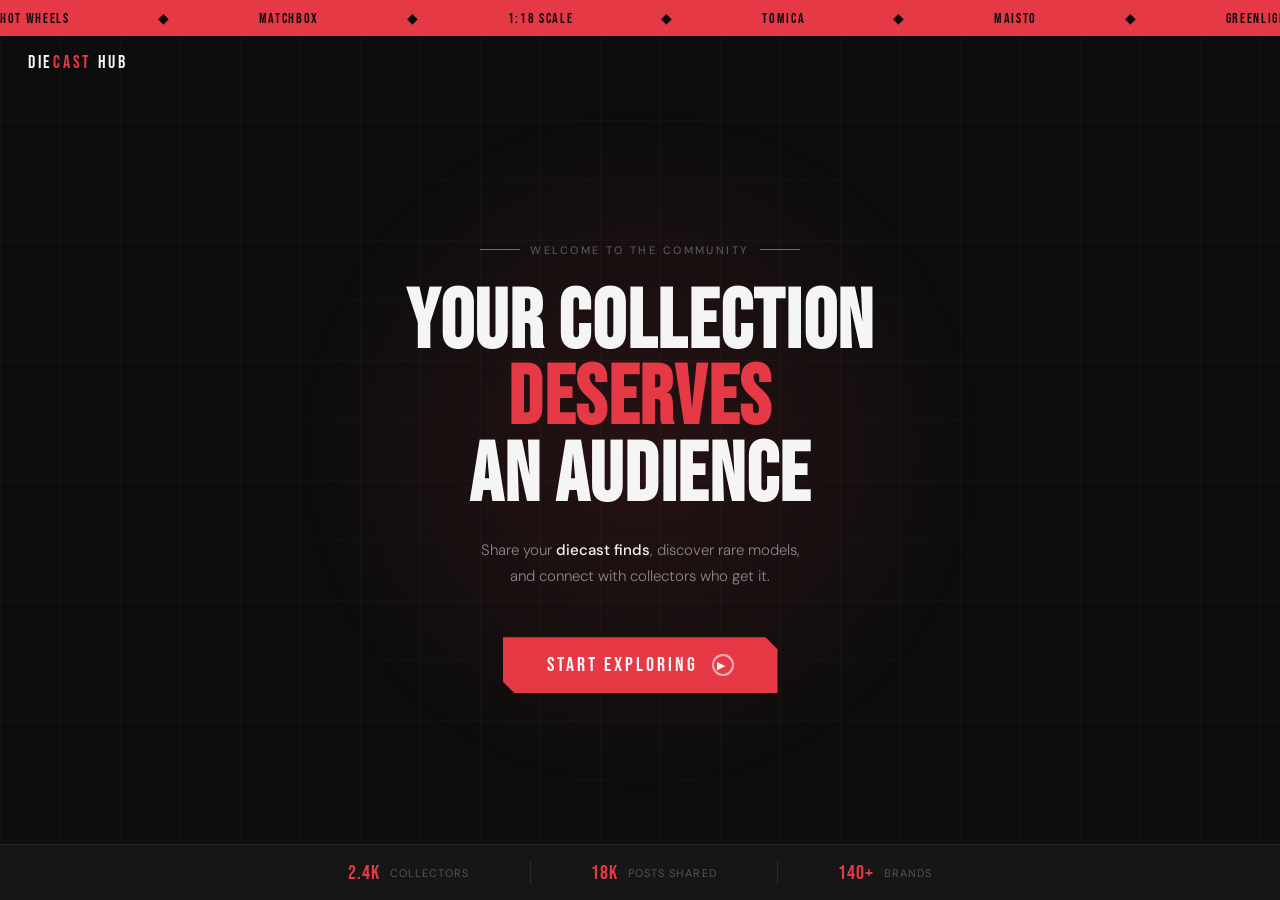
<file: templates/index.html>
<!doctype html>
<html lang="en">
  <head>
    <meta charset="UTF-8" />
    <meta name="viewport" content="width=device-width, initial-scale=1.0" />
    <title>DieCast Hub — Landing</title>
    <link
      href="https://fonts.googleapis.com/css2?family=Bebas+Neue&family=DM+Sans:wght@300;400;500&display=swap"
      rel="stylesheet"
    />
    <style>
      *,
      *::before,
      *::after {
        margin: 0;
        padding: 0;
        box-sizing: border-box;
      }

      :root {
        --red: #e63946;
        --dark: #0d0d0d;
        --card: #161616;
        --muted: #555;
        --white: #f5f5f5;
        --accent: #ffd60a;
      }

      html,
      body {
        height: 100%;
      }

      body {
        background-color: var(--dark);
        color: var(--white);
        font-family: "DM Sans", sans-serif;
        overflow: hidden;
        cursor: none;
      }

      /* ── Custom cursor ── */
      .cursor {
        position: fixed;
        width: 12px;
        height: 12px;
        background: var(--red);
        border-radius: 50%;
        pointer-events: none;
        z-index: 9999;
        transform: translate(-50%, -50%);
        transition:
          transform 0.1s ease,
          width 0.2s ease,
          height 0.2s ease;
      }
      .cursor-ring {
        position: fixed;
        width: 36px;
        height: 36px;
        border: 1.5px solid rgba(230, 57, 70, 0.5);
        border-radius: 50%;
        pointer-events: none;
        z-index: 9998;
        transform: translate(-50%, -50%);
        transition:
          transform 0.12s ease,
          border-color 0.2s;
      }

      /* ── Grid texture overlay ── */
      body::before {
        content: "";
        position: fixed;
        inset: 0;
        background-image:
          linear-gradient(rgba(255, 255, 255, 0.025) 1px, transparent 1px),
          linear-gradient(
            90deg,
            rgba(255, 255, 255, 0.025) 1px,
            transparent 1px
          );
        background-size: 60px 60px;
        pointer-events: none;
        z-index: 0;
      }

      /* ── Red spotlight ── */
      body::after {
        content: "";
        position: fixed;
        width: 700px;
        height: 700px;
        background: radial-gradient(
          circle,
          rgba(230, 57, 70, 0.12) 0%,
          transparent 70%
        );
        top: 50%;
        left: 50%;
        transform: translate(-50%, -50%);
        pointer-events: none;
        z-index: 0;
      }

      /* ── Floating diecast silhouettes (decorative) ── */

      /* ── Ticker strip at the top ── */
      .ticker-wrap {
        position: fixed;
        top: 0;
        left: 0;
        right: 0;
        height: 36px;
        background: var(--red);
        overflow: hidden;
        z-index: 10;
        display: flex;
        align-items: center;
      }
      .ticker-track {
        display: flex;
        gap: 80px;
        white-space: nowrap;
        animation: ticker 22s linear infinite;
      }
      .ticker-track span {
        font-family: "Bebas Neue", sans-serif;
        font-size: 14px;
        letter-spacing: 0.12em;
        color: var(--dark);
      }
      .dot {
        color: var(--accent);
        margin: 0 8px;
      }

      @keyframes ticker {
        from {
          transform: translateX(0);
        }
        to {
          transform: translateX(-50%);
        }
      }

      /* ── Main stage ── */
      .stage {
        position: relative;
        height: 100vh;
        display: flex;
        flex-direction: column;
        align-items: center;
        justify-content: center;
        z-index: 1;
        padding-top: 36px;
        text-align: center;
        gap: 0;
      }

      /* ── Eyebrow label ── */
      .eyebrow {
        display: flex;
        align-items: center;
        gap: 10px;
        font-size: 11px;
        font-weight: 500;
        letter-spacing: 0.22em;
        text-transform: uppercase;
        color: var(--muted);
        margin-bottom: 28px;
        opacity: 0;
        animation: fadeUp 0.6s ease 0.2s forwards;
      }
      .eyebrow-line {
        width: 40px;
        height: 1px;
        background: var(--red);
      }

      /* ── Main headline ── */
      .headline {
        font-family: "Bebas Neue", sans-serif;
        font-size: clamp(72px, 6.5vw, 160px);
        line-height: 0.92;
        letter-spacing: 0.02em;
        color: var(--white);
        opacity: 0;
        animation: fadeUp 0.7s ease 0.35s forwards;
      }
      .headline span {
        color: var(--red);
        display: block;
      }

      /* ── Sub-headline ── */
      .sub {
        margin-top: 24px;
        font-size: 15px;
        font-weight: 300;
        color: #888;
        max-width: 380px;
        line-height: 1.7;
        opacity: 0;
        animation: fadeUp 0.7s ease 0.5s forwards;
      }
      .sub strong {
        color: var(--white);
        font-weight: 500;
      }

      /* ── CTA button ── */
      .cta-wrap {
        margin-top: 48px;
        opacity: 0;
        animation: fadeUp 0.7s ease 0.65s forwards;
      }

      .btn-start {
        position: relative;
        display: inline-flex;
        align-items: center;
        gap: 14px;
        background: var(--red);
        color: var(--white);
        font-family: "Bebas Neue", sans-serif;
        font-size: 20px;
        letter-spacing: 0.15em;
        padding: 16px 44px;
        border: none;
        cursor: none;
        text-decoration: none;
        clip-path: polygon(
          0 0,
          calc(100% - 12px) 0,
          100% 12px,
          100% 100%,
          12px 100%,
          0 calc(100% - 12px)
        );
        transition:
          background 0.2s ease,
          transform 0.15s ease;
        overflow: hidden;
      }

      .btn-start::before {
        content: "";
        position: absolute;
        inset: 0;
        background: linear-gradient(
          90deg,
          transparent 0%,
          rgba(255, 255, 255, 0.12) 50%,
          transparent 100%
        );
        transform: translateX(-100%);
        transition: transform 0.5s ease;
      }

      .btn-start:hover::before {
        transform: translateX(100%);
      }

      .btn-start:hover {
        background: #c1121f;
        transform: translateY(-2px);
      }

      .btn-arrow {
        width: 22px;
        height: 22px;
        border: 2px solid rgba(255, 255, 255, 0.6);
        border-radius: 50%;
        display: flex;
        align-items: center;
        justify-content: center;
        font-size: 11px;
        transition: transform 0.2s ease;
      }

      .btn-start:hover .btn-arrow {
        transform: translateX(4px);
      }

      /* ── Bottom stat bar ── */
      .stats {
        position: fixed;
        bottom: 0;
        left: 0;
        right: 0;
        height: 56px;
        background: var(--card);
        border-top: 1px solid #222;
        display: flex;
        align-items: center;
        justify-content: center;
        gap: 60px;
        z-index: 10;
        opacity: 0;
        animation: fadeUp 0.6s ease 1s forwards;
      }

      .stat {
        display: flex;
        align-items: center;
        gap: 10px;
      }

      .stat-num {
        font-family: "Bebas Neue", sans-serif;
        font-size: 20px;
        color: var(--red);
        letter-spacing: 0.05em;
      }

      .stat-label {
        font-size: 11px;
        color: var(--muted);
        letter-spacing: 0.1em;
        text-transform: uppercase;
      }

      .stat-divider {
        width: 1px;
        height: 24px;
        background: #2a2a2a;
      }

      /* ── Logo top-left ── */
      .logo-mark {
        position: fixed;
        top: 52px;
        left: 28px;
        font-family: "Bebas Neue", sans-serif;
        font-size: 18px;
        letter-spacing: 0.15em;
        color: var(--white);
        z-index: 10;
        text-decoration: none;
        opacity: 0;
        animation: fadeIn 0.5s ease 0.1s forwards;
      }
      .logo-mark em {
        color: var(--red);
        font-style: normal;
      }

      /* ── Animations ── */
      @keyframes fadeUp {
        from {
          opacity: 0;
          transform: translateY(20px);
        }
        to {
          opacity: 1;
          transform: translateY(0);
        }
      }
      @keyframes fadeIn {
        from {
          opacity: 0;
        }
        to {
          opacity: 1;
        }
      }
    </style>
  </head>
  <body>
    <!-- Custom cursor -->
    <div class="cursor" id="cursor"></div>
    <div class="cursor-ring" id="cursor-ring"></div>

    <!-- Logo -->
    <a class="logo-mark" href="#">Die<em>Cast</em> Hub</a>

    <!-- Ticker -->
    <div class="ticker-wrap">
      <div class="ticker-track">
        <span>Hot Wheels</span><span class="dot">◆</span> <span>Matchbox</span
        ><span class="dot">◆</span> <span>1:18 Scale</span
        ><span class="dot">◆</span> <span>Tomica</span
        ><span class="dot">◆</span> <span>Maisto</span
        ><span class="dot">◆</span> <span>Greenlight</span
        ><span class="dot">◆</span> <span>Johnny Lightning</span
        ><span class="dot">◆</span> <span>Auto World</span
        ><span class="dot">◆</span>
        <!-- duplicate for seamless loop -->
        <span>Hot Wheels</span><span class="dot">◆</span> <span>Matchbox</span
        ><span class="dot">◆</span> <span>1:18 Scale</span
        ><span class="dot">◆</span> <span>Tomica</span
        ><span class="dot">◆</span> <span>Maisto</span
        ><span class="dot">◆</span> <span>Greenlight</span
        ><span class="dot">◆</span> <span>Johnny Lightning</span
        ><span class="dot">◆</span> <span>Auto World</span
        ><span class="dot">◆</span>
      </div>
    </div>

    <!-- Main content -->
    <main class="stage">
      <p class="eyebrow">
        <span class="eyebrow-line"></span>
        Welcome to the community
        <span class="eyebrow-line"></span>
      </p>

      <h1 class="headline">
        Your Collection<br />
        <span>Deserves</span>
        An Audience
      </h1>

      <p class="sub">
        Share your <strong>diecast finds</strong>, discover rare models,<br />
        and connect with collectors who get it.
      </p>

      <div class="cta-wrap">
        <a href="/feed" class="btn-start">
          Start Exploring
          <span class="btn-arrow">▶</span>
        </a>
      </div>
    </main>

    <!-- Stats bar -->
    <div class="stats">
      <div class="stat">
        <span class="stat-num">2.4K</span>
        <span class="stat-label">Collectors</span>
      </div>
      <div class="stat-divider"></div>
      <div class="stat">
        <span class="stat-num">18K</span>
        <span class="stat-label">Posts Shared</span>
      </div>
      <div class="stat-divider"></div>
      <div class="stat">
        <span class="stat-num">140+</span>
        <span class="stat-label">Brands</span>
      </div>
    </div>

    <script>
      // Custom cursor follow
      const cursor = document.getElementById("cursor");
      const ring = document.getElementById("cursor-ring");
      let mx = 0,
        my = 0,
        rx = 0,
        ry = 0;

      document.addEventListener("mousemove", (e) => {
        mx = e.clientX;
        my = e.clientY;
        cursor.style.left = mx + "px";
        cursor.style.top = my + "px";
      });

      // Ring follows with a slight lag
      (function animRing() {
        rx += (mx - rx) * 0.14;
        ry += (my - ry) * 0.14;
        ring.style.left = rx + "px";
        ring.style.top = ry + "px";
        requestAnimationFrame(animRing);
      })();

      // Cursor grows on hover over the button
      document
        .querySelector(".btn-start")
        .addEventListener("mouseenter", () => {
          cursor.style.width = "20px";
          cursor.style.height = "20px";
          ring.style.borderColor = "rgba(230,57,70,0.9)";
        });
      document
        .querySelector(".btn-start")
        .addEventListener("mouseleave", () => {
          cursor.style.width = "12px";
          cursor.style.height = "12px";
          ring.style.borderColor = "rgba(230,57,70,0.5)";
        });
    </script>
  </body>
</html>
</file>
